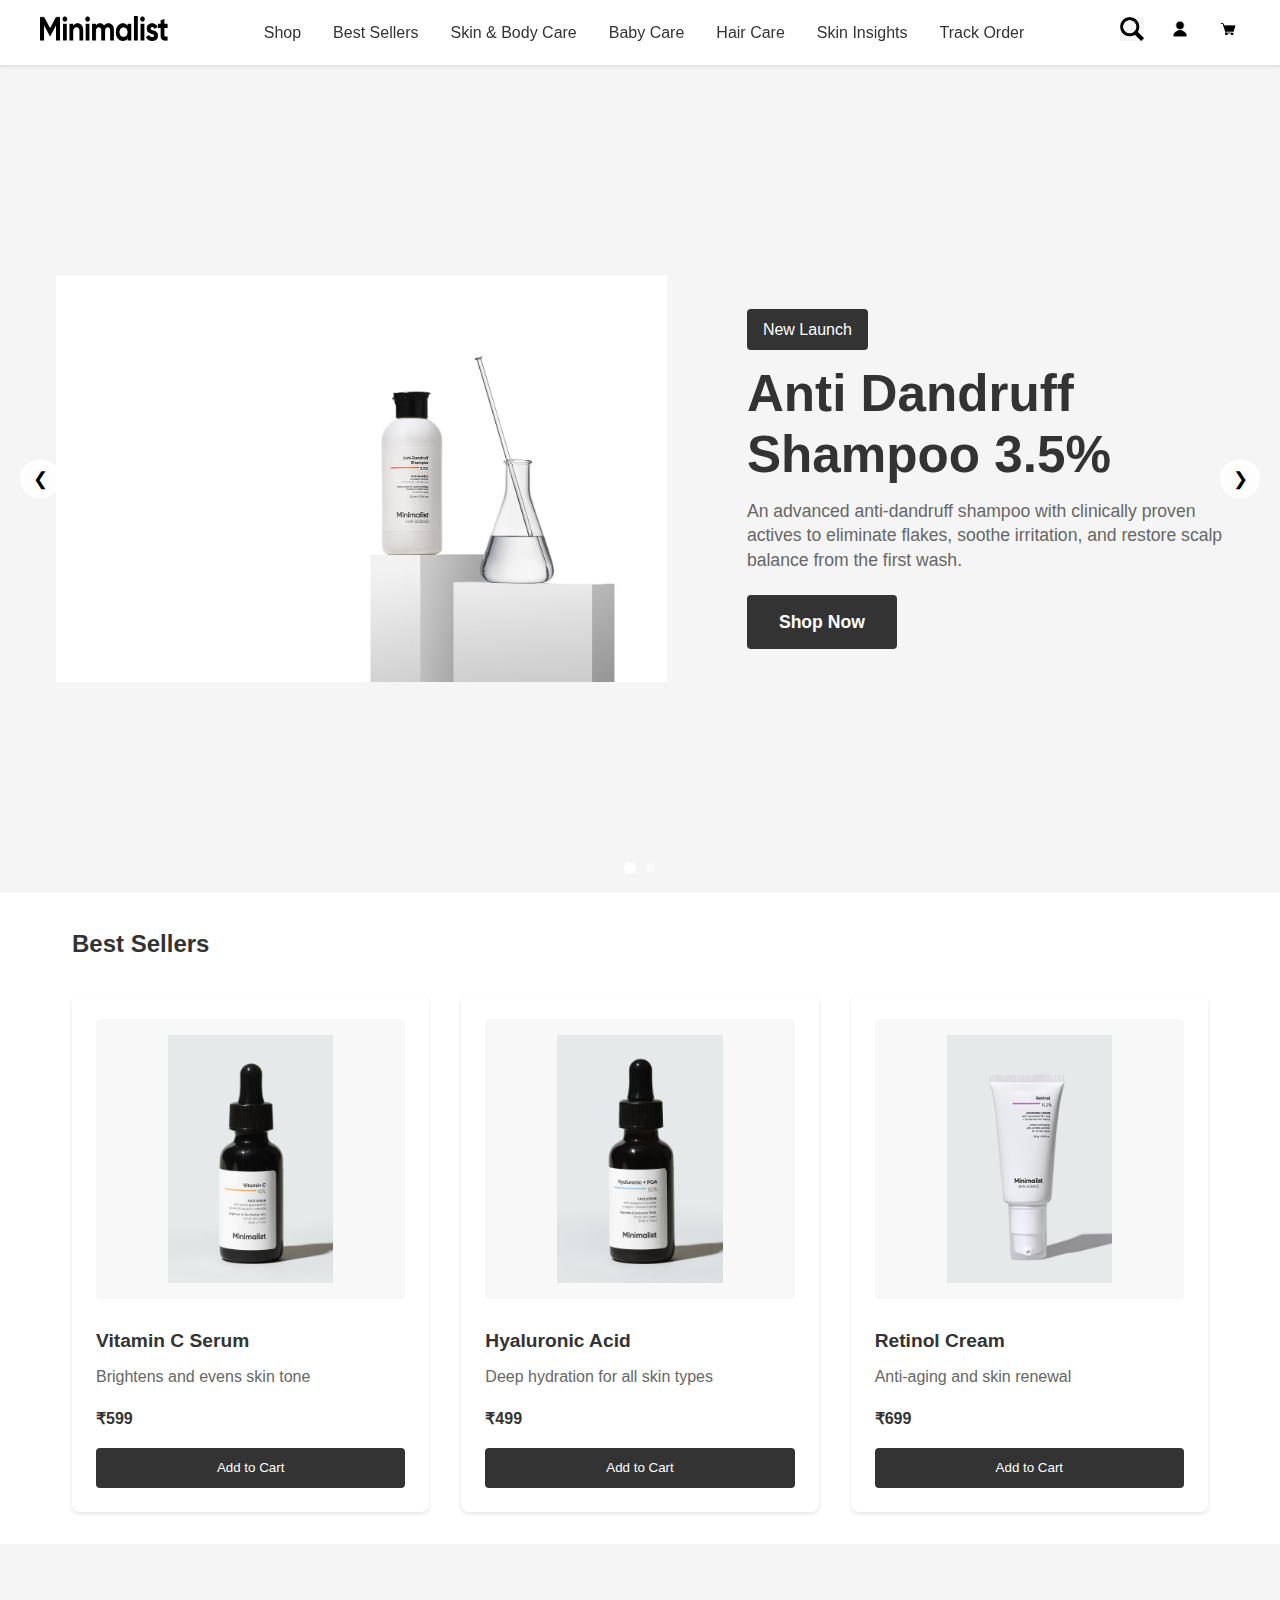
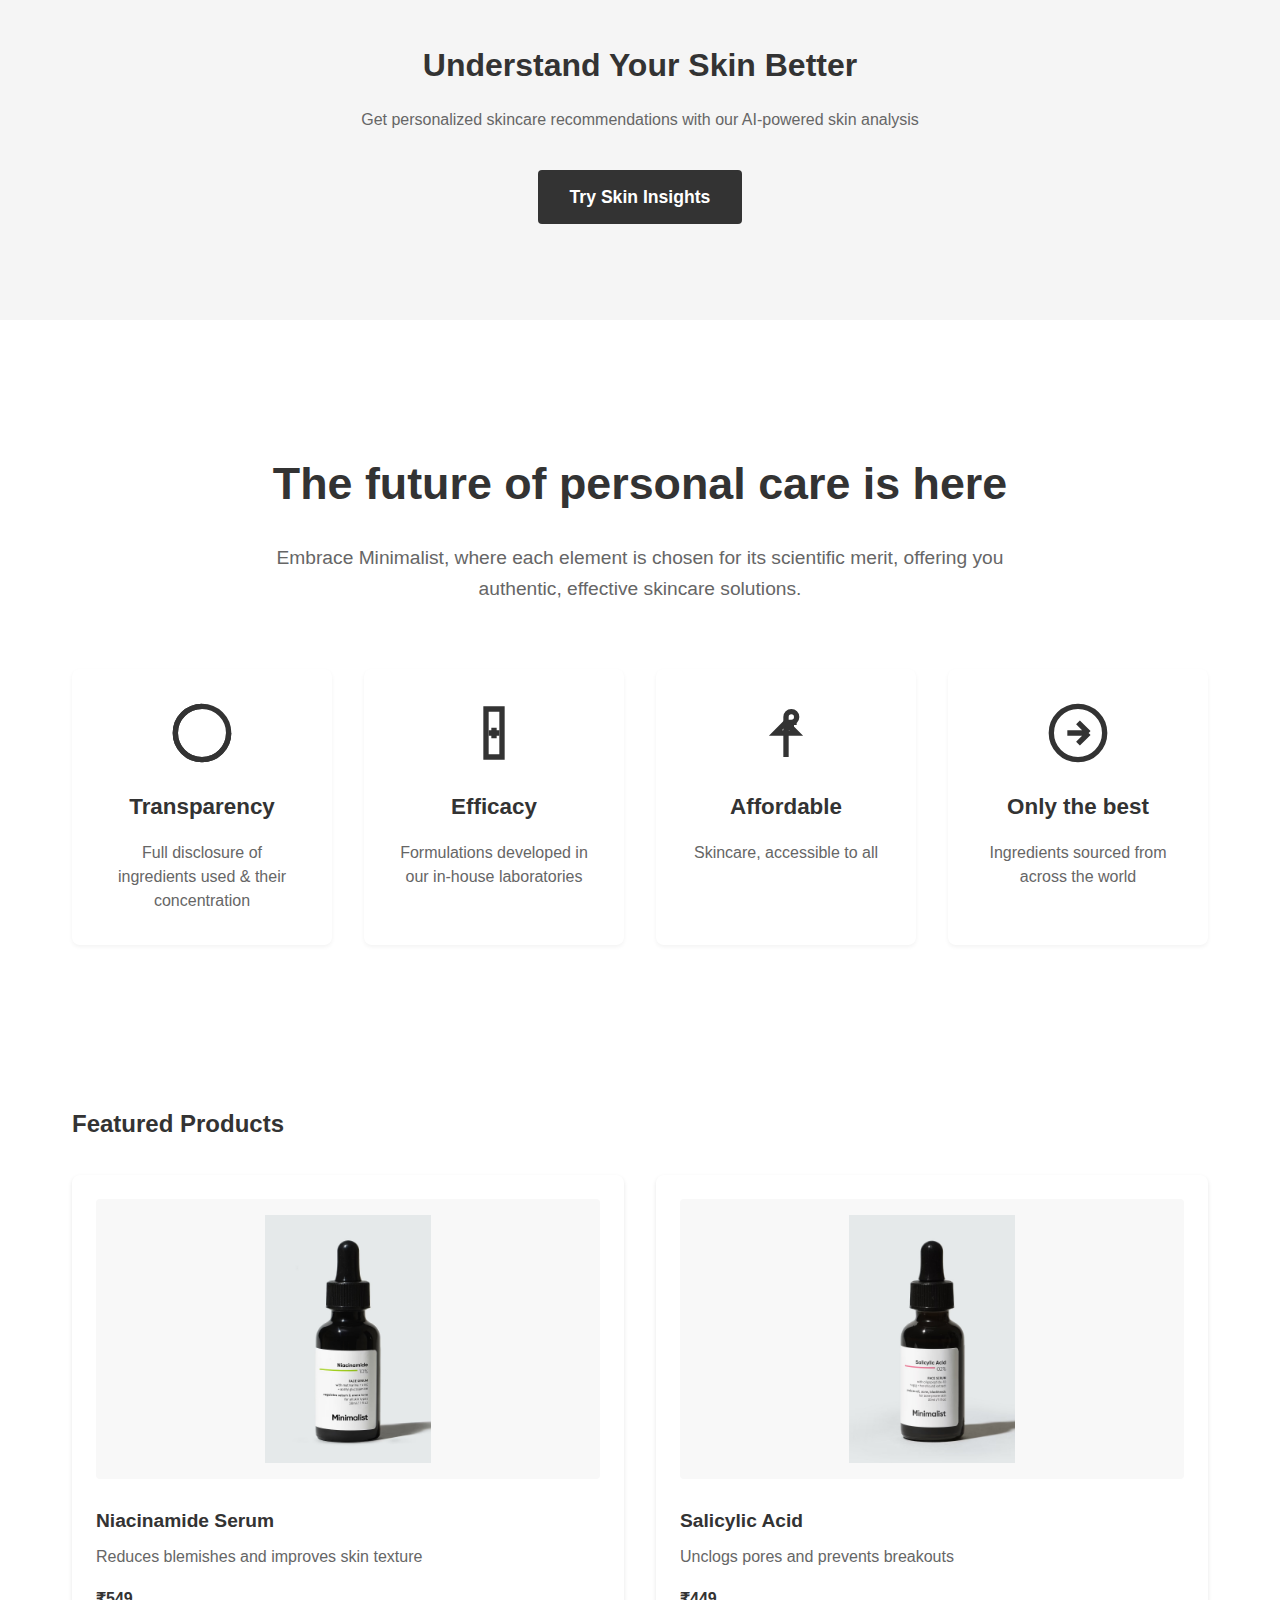
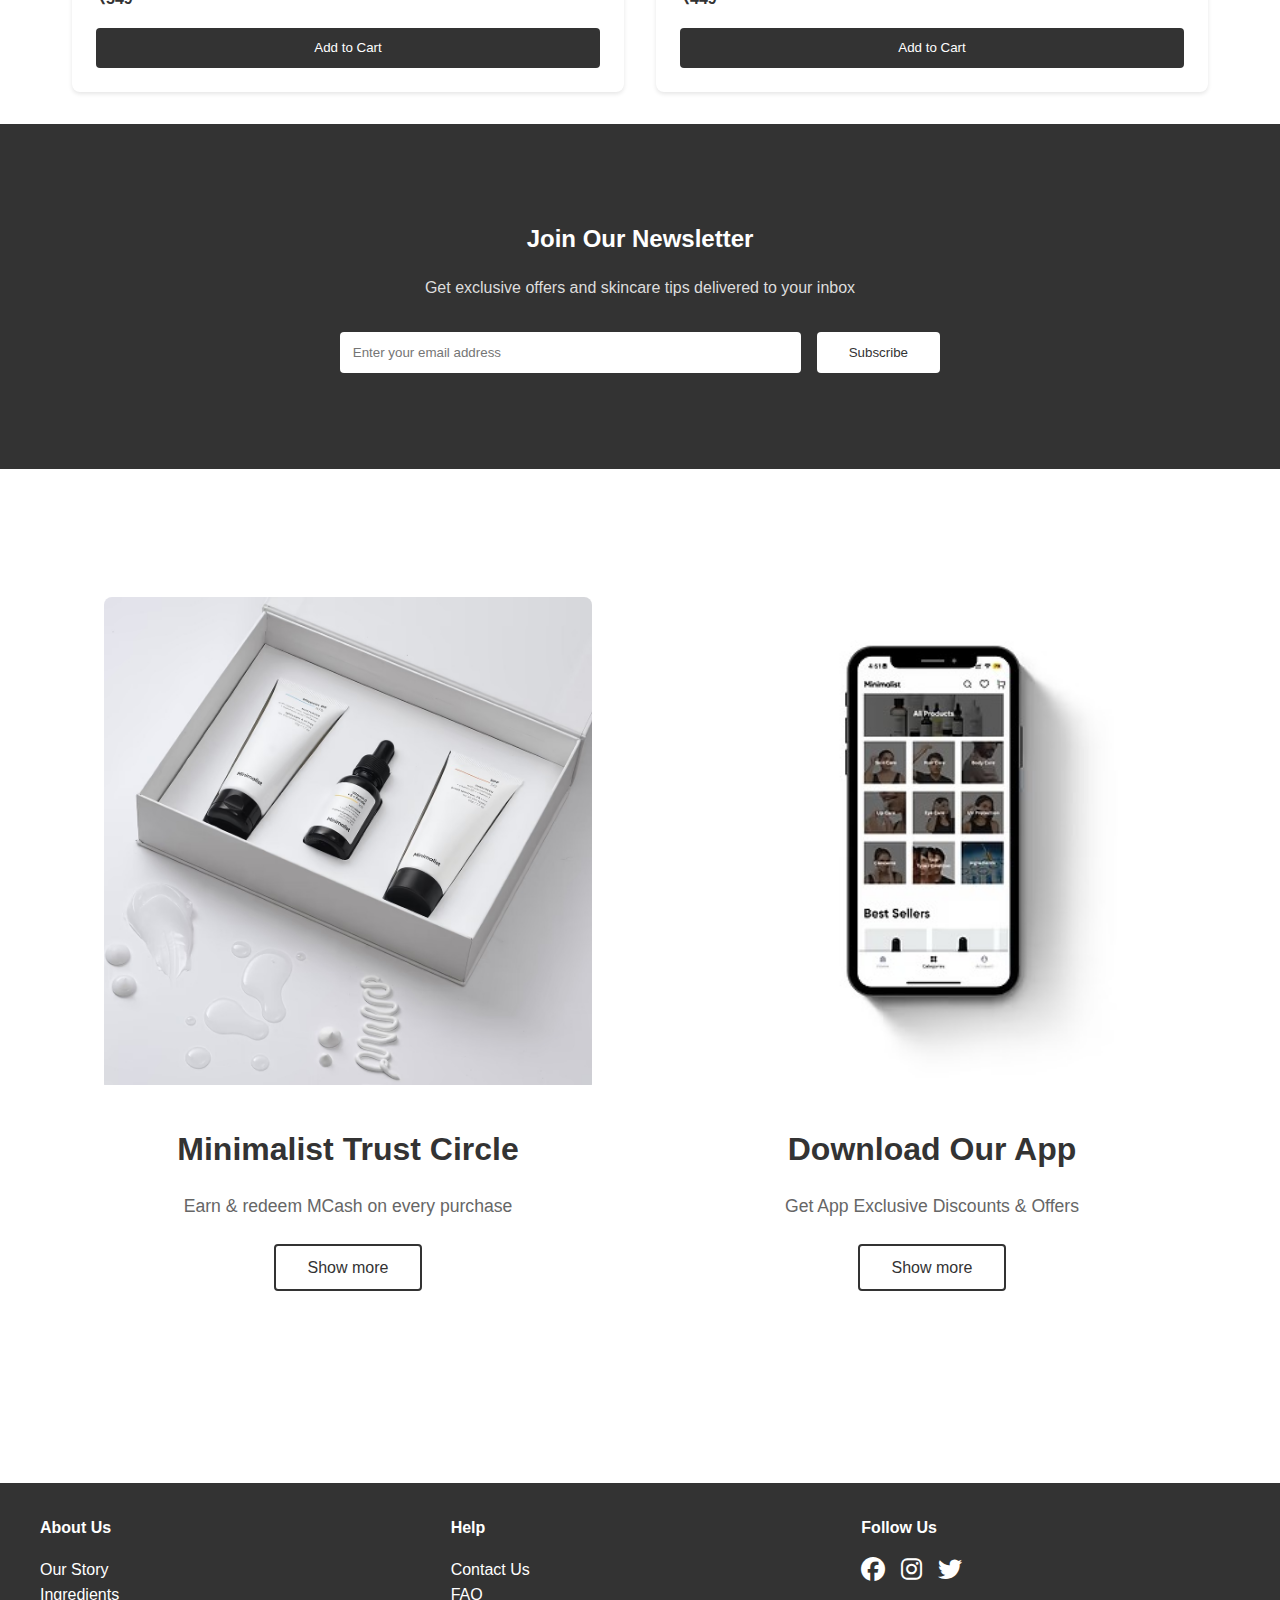
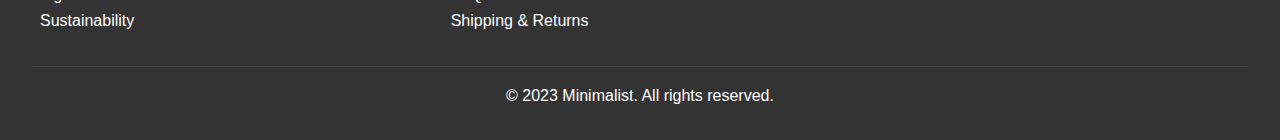
<file: index.html>
<!DOCTYPE html>
<html lang="en">
  <head>
    <meta charset="UTF-8" />
    <meta name="viewport" content="width=device-width, initial-scale=1.0" />
    <meta
      name="google-site-verification"
      content="up9Dvz56ouIO6_t7IwgnAS_LsY3lAYswm-OdbeHLeHE"
    />
    <title>Minimalist Clone</title>
    <link rel="stylesheet" href="style.css" />
    <link
      rel="stylesheet"
      href="https://cdnjs.cloudflare.com/ajax/libs/font-awesome/6.5.1/css/all.min.css"
    />
  </head>
  <body>
    <!-- Header Section -->
    <header>
      <nav>
        <div class="logo">
          <img src="Minimalist-Logo-PNG-Mid.png" alt="Minimalist Logo" />
        </div>
        <button class="menu-toggle" aria-label="Toggle menu">
          <i class="fas fa-bars"></i>
        </button>
        <ul class="nav-links">
          <li class="dropdown">
            <a href="#">Shop</a>
            <ul class="dropdown-menu">
              <li><a href="#">Category 1</a></li>
              <li><a href="#">Category 2</a></li>
              <li><a href="#">Category 3</a></li>
            </ul>
          </li>
          <li class="dropdown">
            <a href="#">Best Sellers</a>
            <ul class="dropdown-menu">
              <li><a href="#">Product 1</a></li>
              <li><a href="#">Product 2</a></li>
              <li><a href="#">Product 3</a></li>
            </ul>
          </li>
          <li class="dropdown">
            <a href="#">Skin & Body Care</a>
            <ul class="dropdown-menu">
              <li><a href="#">Item 1</a></li>
              <li><a href="#">Item 2</a></li>
              <li><a href="#">Item 3</a></li>
            </ul>
          </li>
          <li class="dropdown">
            <a href="#">Baby Care</a>
            <ul class="dropdown-menu">
              <li><a href="#">Item 1</a></li>
              <li><a href="#">Item 2</a></li>
              <li><a href="#">Item 3</a></li>
            </ul>
          </li>
          <li class="dropdown">
            <a href="#">Hair Care</a>
            <ul class="dropdown-menu">
              <li><a href="#">Item 1</a></li>
              <li><a href="#">Item 2</a></li>
              <li><a href="#">Item 3</a></li>
            </ul>
          </li>
          <li class="dropdown">
            <a href="#">Skin Insights</a>
            <ul class="dropdown-menu">
              <li><a href="#">Insight 1</a></li>
              <li><a href="#">Insight 2</a></li>
              <li><a href="#">Insight 3</a></li>
            </ul>
          </li>
          <li class="dropdown">
            <a href="#">Track Order</a>
            <ul class="dropdown-menu">
              <li><a href="#">Order 1</a></li>
              <li><a href="#">Order 2</a></li>
              <li><a href="#">Order 3</a></li>
            </ul>
          </li>
        </ul>
        <div class="nav-icons">
          <a href="#" aria-label="Search"
            ><img src="search icon.png" alt="Search icon"
          /></a>
          <a href="#" aria-label="Account"
            ><img src="account icon.png" alt="Account icon"
          /></a>
          <a href="#" aria-label="Cart"
            ><img src="cart icon.png" alt="Cart icon"
          /></a>
        </div>
      </nav>
    </header>

    <!-- Hero Section -->
    <section class="hero">
      <div class="carousel">
        <div class="carousel-slide active">
          <div class="hero-product">
            <div class="product-image">
              <img
                src="Anti Dandruff Shampoo.jpg"
                alt="Anti Dandruff Shampoo 3.5%"
              />
            </div>
            <div class="hero-content">
              <span class="tag">New Launch</span>
              <h1>Anti Dandruff Shampoo 3.5%</h1>
              <p>
                An advanced anti-dandruff shampoo with clinically proven actives
                to eliminate flakes, soothe irritation, and restore scalp
                balance from the first wash.
              </p>
              <a href="#" class="cta-button">Shop Now</a>
            </div>
          </div>
        </div>
        <div class="carousel-slide">
          <div class="hero-product">
            <div class="product-image">
              <img
                src="Hypochlorous Acid Skin Relief Spray.jpg"
                alt="Hypochlorous Acid Skin Relief Spray"
              />
            </div>
            <div class="hero-content">
              <span class="tag">New Launch</span>
              <h1>Hypochlorous Acid Skin Relief Spray 150 ppm</h1>
              <p>
                Introducing our new spray toner powered by hypochlorous acid
                that supports the skin barrier and helps fight acne, eczema.
              </p>
              <a href="#" class="cta-button">Shop Now</a>
            </div>
          </div>
        </div>
        <button class="carousel-btn prev" aria-label="Previous slide">
          &#10094;
        </button>
        <button class="carousel-btn next" aria-label="Next slide">
          &#10095;
        </button>
        <div class="carousel-dots">
          <button class="dot active" aria-label="Go to slide 1"></button>
          <button class="dot" aria-label="Go to slide 2"></button>
        </div>
      </div>
    </section>

    <!-- Best Sellers Section -->
    <section class="best-sellers">
      <div class="container">
        <h2>Best Sellers</h2>
        <div class="product-grid">
          <div class="product-card">
            <img src="Vitamin C Serum.jpg" alt="Vitamin C Serum" />
            <h3>Vitamin C Serum</h3>
            <p>Brightens and evens skin tone</p>
            <span class="price">₹599</span>
            <button>Add to Cart</button>
          </div>
          <div class="product-card">
            <img src="Hyaluronic acid Serum.jpg" alt="Hyaluronic Acid Serum" />
            <h3>Hyaluronic Acid</h3>
            <p>Deep hydration for all skin types</p>
            <span class="price">₹499</span>
            <button>Add to Cart</button>
          </div>
          <div class="product-card">
            <img src="Retinol Cream.jpg" alt="Retinol Cream" />
            <h3>Retinol Cream</h3>
            <p>Anti-aging and skin renewal</p>
            <span class="price">₹699</span>
            <button>Add to Cart</button>
          </div>
        </div>
      </div>
    </section>

    <!-- Skin Insights Section -->
    <section class="skin-insights">
      <div class="container">
        <h2>Understand Your Skin Better</h2>
        <p>
          Get personalized skincare recommendations with our AI-powered skin
          analysis
        </p>
        <a href="#" class="cta-button">Try Skin Insights</a>
      </div>
    </section>

    <!-- Future of Personal Care Section -->
    <section class="future-care">
      <div class="container">
        <h2>The future of personal care is here</h2>
        <p class="subtitle">
          Embrace Minimalist, where each element is chosen for its scientific
          merit, offering you authentic, effective skincare solutions.
        </p>

        <div class="features-grid">
          <div class="feature-item">
            <div class="feature-icon">
              <svg
                viewBox="0 0 24 24"
                fill="none"
                stroke="currentColor"
                stroke-width="2"
              >
                <circle cx="12" cy="12" r="10" />
                <path
                  d="M12 2C6.48 2 2 6.48 2 12s4.48 10 10 10 10-4.48 10-10"
                />
              </svg>
            </div>
            <h3>Transparency</h3>
            <p>Full disclosure of ingredients used & their concentration</p>
          </div>

          <div class="feature-item">
            <div class="feature-icon">
              <svg
                viewBox="0 0 24 24"
                fill="none"
                stroke="currentColor"
                stroke-width="2"
              >
                <path d="M9 3L15 3L15 21L9 21z" />
                <path d="M10 12L14 12M12 10L12 14" />
              </svg>
            </div>
            <h3>Efficacy</h3>
            <p>Formulations developed in our in-house laboratories</p>
          </div>

          <div class="feature-item">
            <div class="feature-icon">
              <svg
                viewBox="0 0 24 24"
                fill="none"
                stroke="currentColor"
                stroke-width="2"
              >
                <path d="M12 8v13m0-13V6a2 2 0 112 2v3m-2-3h4" />
                <path d="M8 12h8l-4-4-4 4z" />
              </svg>
            </div>
            <h3>Affordable</h3>
            <p>Skincare, accessible to all</p>
          </div>

          <div class="feature-item">
            <div class="feature-icon">
              <svg
                viewBox="0 0 24 24"
                fill="none"
                stroke="currentColor"
                stroke-width="2"
              >
                <circle cx="12" cy="12" r="10" />
                <path d="M12 16l4-4m0 0l-4-4m4 4H8" />
              </svg>
            </div>
            <h3>Only the best</h3>
            <p>Ingredients sourced from across the world</p>
          </div>
        </div>
      </div>
    </section>

    <!-- Featured Products Section -->
    <section class="featured-products">
      <div class="container">
        <h2>Featured Products</h2>
        <div class="product-grid">
          <div class="product-card">
            <img src="Niacinamide Serum.jpg" alt="Niacinamide Serum" />
            <h3>Niacinamide Serum</h3>
            <p>Reduces blemishes and improves skin texture</p>
            <span class="price">₹549</span>
            <button>Add to Cart</button>
          </div>
          <div class="product-card">
            <img src="Salicylic Acid Serum.jpg" alt="Salicylic Acid Serum" />
            <h3>Salicylic Acid</h3>
            <p>Unclogs pores and prevents breakouts</p>
            <span class="price">₹449</span>
            <button>Add to Cart</button>
          </div>
        </div>
      </div>
    </section>

    <!-- Newsletter Section -->
    <section class="newsletter">
      <div class="container">
        <h2>Join Our Newsletter</h2>
        <p>Get exclusive offers and skincare tips delivered to your inbox</p>
        <form>
          <input type="email" placeholder="Enter your email address" />
          <button type="submit">Subscribe</button>
        </form>
      </div>
    </section>

    <!-- Trust Circle and App Download Section -->
    <section class="info-panels">
      <div class="container">
        <div class="panel trust-circle">
          <div class="panel-image">
            <img
              src="Minimalist Trust Circle.jpg"
              alt="Minimalist Product Collection"
            />
          </div>
          <div class="panel-content">
            <h2>Minimalist Trust Circle</h2>
            <p>Earn & redeem MCash on every purchase</p>
            <button class="outline-button">Show more</button>
          </div>
        </div>

        <div class="panel download-app">
          <div class="panel-image">
            <img src="Download Our App.jpg" alt="Minimalist App Preview" />
          </div>
          <div class="panel-content">
            <h2>Download Our App</h2>
            <p>Get App Exclusive Discounts & Offers</p>
            <button class="outline-button">Show more</button>
          </div>
        </div>
      </div>
    </section>

    <!-- Footer Section -->
    <footer>
      <div class="footer-content">
        <div class="footer-section">
          <h4>About Us</h4>
          <ul>
            <li><a href="#">Our Story</a></li>
            <li><a href="#">Ingredients</a></li>
            <li><a href="#">Sustainability</a></li>
          </ul>
        </div>
        <div class="footer-section">
          <h4>Help</h4>
          <ul>
            <li><a href="#">Contact Us</a></li>
            <li><a href="#">FAQ</a></li>
            <li><a href="#">Shipping & Returns</a></li>
          </ul>
        </div>
        <div class="footer-section">
          <h4>Follow Us</h4>
          <div class="social-icons">
            <a href="#" aria-label="Facebook"
              ><i class="fab fa-facebook"></i
            ></a>
            <a href="#" aria-label="Instagram"
              ><i class="fab fa-instagram"></i
            ></a>
            <a href="#" aria-label="Twitter"><i class="fab fa-twitter"></i></a>
          </div>
        </div>
      </div>
      <div class="footer-bottom">
        <p>&copy; 2023 Minimalist. All rights reserved.</p>
      </div>
    </footer>
    <script src="script.js"></script>
  </body>
</html>
</file>
<file: style.css>
/* Basic Reset */
* {
    margin: 0;
    padding: 0;
    box-sizing: border-box;
}

body {
    font-family: 'Arial', sans-serif;
    line-height: 1.6;
    color: #333;
}

/* Header Styles */
header {
    background: #fff;
    padding: 1rem 2rem;
    box-shadow: 0 2px 4px rgba(0,0,0,0.1);
    position: sticky;
    top: 0;
    z-index: 1000;
}

nav {
    display: flex;
    justify-content: space-between;
    align-items: center;
    max-width: 1200px;
    margin: 0 auto;
}

.logo img {
    height: 25px;
    width: 10vw;
}

.nav-links {
    display: flex;
    gap: 2rem;
    list-style: none;
    position: relative;
}

.nav-links a {
    text-decoration: none;
    color: #333;
    font-weight: 500;
    transition: color 0.3s ease;
}

.nav-links a:hover {
    color: #666;
}

.nav-icons {
    display: flex;
    gap: 1.5rem;
}

.nav-icons img {
    width: 24px;
    height: 24px;
    transition: opacity 0.2s ease;
}

.nav-icons a:hover img {
    opacity: 0.8;
}

.nav-icons a:focus {
    outline: 2px solid #333;
    outline-offset: 2px;
    border-radius: 2px;
}

/* Dropdown Menu Styles */
.dropdown {
    position: relative;
}

.dropdown-menu {
    display: none;
    position: absolute;
    top: 100%;
    left: 0;
    background: #fff;
    box-shadow: 0 2px 8px rgba(0,0,0,0.1);
    border-radius: 4px;
    overflow: hidden;
    z-index: 1000;
}

.dropdown:hover .dropdown-menu {
    display: block;
}

.dropdown-menu li {
    padding: 0.5rem 1rem;
}

.dropdown-menu a {
    color: #333;
    text-decoration: none;
    display: block;
    transition: background 0.3s ease;
}

.dropdown-menu a:hover {
    background: #f5f5f5;
}

/* Responsive adjustments for dropdown menu */
@media (max-width: 768px) {
    .nav-links {
        flex-direction: column;
        gap: 0;
    }

    .dropdown-menu {
        position: static;
        box-shadow: none;
        border-radius: 0;
    }

    .dropdown:hover .dropdown-menu {
        display: none;
    }

    .dropdown-menu li {
        padding: 0.5rem 2rem;
    }

    .logo img {
        height: 35px;
        width: auto;
        min-width: 120px;
    }
}

@media (max-width: 480px) {
    .logo img {
        height: 30px;
        min-width: 100px;
    }
}

/* Hero Section */
.hero {
    position: relative;
    height: 92vh;
    background: #f5f5f5;
    overflow: hidden;
}

.carousel {
    height: 100%;
    position: relative;
}

.carousel-slide {
    height: 100%;
    opacity: 0;
    position: absolute;
    top: 0;
    left: 0;
    width: 100%;
    transition: opacity 0.5s ease-in-out;
    pointer-events: none;
}

.carousel-slide.active {
    opacity: 1;
    pointer-events: all;
}

.hero-product {
    height: 100%;
    display: flex;
    align-items: center;
    justify-content: space-between;
    max-width: 1400px;
    margin: 0 auto;
    padding: 0 2rem;
    gap: 2rem;
}

.product-image {
    flex: 1;
    display: flex;
    justify-content: center;
    align-items: center;
    height: 100%;
    padding: 1.5rem;
    max-height: 70vh;
}

.product-image img {
    max-height: 70%;
    width: auto;
    object-fit: contain;
}

.hero-content {
    flex: 1;
    padding: 1.5rem;
    color: #333;
    text-align: left;
    max-width: 600px;
    display: flex;
    flex-direction: column;
    justify-content: center;
    gap: 0.8rem;
}

.tag {
    display: inline-block;
    background: #333;
    color: #fff;
    padding: 0.5rem 1rem;
    border-radius: 4px;
    font-weight: 500;
    align-self: flex-start;
}

.hero h1 {
    font-size: 3.2rem;
    color: #333;
    line-height: 1.2;
}

.hero p {
    font-size: 1.1rem;
    color: #666;
    line-height: 1.4;
    margin-bottom: 0.3rem;
}

.cta-button {
    background: #333;
    color: #fff;
    padding: 0.8rem 2rem;
    text-decoration: none;
    border-radius: 4px;
    transition: all 0.3s ease;
    font-weight: bold;
    display: inline-block;
    font-size: 1.1rem;
    align-self: flex-start;
    margin-top: 0.3rem;
}

.cta-button:hover {
    background: #000;
    transform: translateY(-2px);
    box-shadow: 0 4px 8px rgba(0,0,0,0.2);
}

/* Carousel Navigation */
.carousel-btn {
    position: absolute;
    top: 50%;
    transform: translateY(-50%);
    background: rgba(255, 255, 255, 0.8);
    border: none;
    width: 40px;
    height: 40px;
    border-radius: 50%;
    cursor: pointer;
    font-size: 18px;
    display: flex;
    align-items: center;
    justify-content: center;
    transition: all 0.3s ease;
    z-index: 100;
}

.carousel-btn:hover {
    background: #fff;
    box-shadow: 0 2px 8px rgba(0,0,0,0.1);
}

.carousel-btn.prev {
    left: 20px;
}

.carousel-btn.next {
    right: 20px;
}

.carousel-dots {
    position: absolute;
    bottom: 20px;
    left: 50%;
    transform: translateX(-50%);
    display: flex;
    gap: 10px;
    z-index: 10;
}

.dot {
    width: 10px;
    height: 10px;
    border-radius: 50%;
    border: none;
    background: rgba(255, 255, 255, 0.5);
    cursor: pointer;
    padding: 0;
    transition: all 0.3s ease;
}

.dot.active {
    background: #fff;
    transform: scale(1.2);
}

.dot:hover {
    background: rgba(255, 255, 255, 0.8);
}

/* Responsive Design Enhancements */

/* Large screens (max-width: 1200px) */
@media (max-width: 1200px) {
    .container {
        padding: 1.5rem;
    }

    .features-grid {
        grid-template-columns: repeat(2, 1fr);
        gap: 2rem;
    }

    .hero-product {
        padding: 0 1.5rem;
    }
}

/* Tablet screens (max-width: 1024px) */
@media (max-width: 1024px) {
    .hero h1 {
        font-size: 3rem;
    }

    .hero p {
        font-size: 1.1rem;
    }

    .product-grid {
        grid-template-columns: repeat(2, 1fr);
    }

    .info-panels .container {
        grid-template-columns: 1fr;
    }

    .panel {
        padding: 1.5rem;
    }

    .panel-content h2 {
        font-size: 1.8rem;
    }
}

/* Mobile screens (max-width: 768px) */
@media (max-width: 768px) {
    header {
        padding: 1rem;
    }

    nav {
        position: relative;
    }
    
    .menu-toggle {
        display: block;
        position: absolute;
        right: 0;
        top: 50%;
        transform: translateY(-50%);
        z-index: 1001;
    }
    
    .nav-icons {
        margin-right: 40px;
    }

    .nav-links {
        display: none;
        flex-direction: column;
        position: absolute;
        top: 100%;
        left: 0;
        width: 100%;
        background: #fff;
        box-shadow: 0 2px 8px rgba(0,0,0,0.1);
        z-index: 1000;
    }

    .nav-links.active {
        display: flex;
    }

    .nav-links a {
        padding: 1rem 2rem;
    }

    .hero {
        height: auto;
        min-height: 90vh;
    }
    
    .carousel-slide {
        position: absolute;
        opacity: 0;
        height: 100%;
        min-height: 90vh;
        transition: opacity 0.5s ease-in-out;
        pointer-events: none;
    }
    
    .carousel-slide.active {
        opacity: 1;
        pointer-events: all;
    }
    
    .hero-product {
        flex-direction: column;
        text-align: center;
        padding: 1rem;
        height: auto;
        min-height: 85vh;
        justify-content: center;
        padding-bottom: 3rem;
    }

    .hero-content {
        text-align: center;
        padding: 0.8rem;
        order: 2;
        margin-top: 0.5rem;
        align-items: center;
        gap: 0.6rem;
        padding-bottom: 2.5rem;
    }

    .product-image {
        padding: 0.8rem;
        order: 1;
        height: auto;
        min-height: 30vh;
        max-height: 40vh;
        margin-top: 0.5rem;
    }

    .product-image img {
        max-height: 30vh;
        width: auto;
    }

    .hero h1 {
        font-size: 2rem;
        margin-bottom: 0.3rem;
    }

    .hero p {
        font-size: 0.95rem;
        margin-bottom: 0.3rem;
        line-height: 1.4;
    }

    .tag, .cta-button {
        align-self: center;
    }
    
    .cta-button {
        padding: 0.7rem 1.5rem;
        font-size: 1rem;
        margin-top: 0.3rem;
    }

    .features-grid {
        grid-template-columns: 1fr;
        gap: 2rem;
    }

    .future-care {
        padding: 3rem 1rem;
    }

    .future-care h2 {
        font-size: 2rem;
    }

    .future-care .subtitle {
        font-size: 1rem;
        margin-bottom: 2rem;
    }

    .footer-content {
        grid-template-columns: 1fr;
        text-align: center;
    }

    .social-icons {
        justify-content: center;
    }

    .newsletter form {
        flex-direction: column;
        gap: 1rem;
    }

    .newsletter input,
    .newsletter button {
        width: 100%;
    }

    .carousel-btn {
        width: 35px;
        height: 35px;
        font-size: 16px;
        top: 50%;
        transform: translateY(-50%);
        z-index: 100;
    }

    .carousel-btn.prev {
        left: 10px;
    }

    .carousel-btn.next {
        right: 10px;
    }

    .carousel-dots {
        bottom: 15px;
    }

    .dot {
        width: 8px;
        height: 8px;
    }
}

/* Small mobile screens (max-width: 480px) */
@media (max-width: 480px) {
    .hero {
        min-height: 85vh;
    }
    
    .carousel-slide {
        min-height: 85vh;
    }
    
    .hero-product {
        min-height: 80vh;
        padding-bottom: 3.5rem;
    }

    .product-image {
        min-height: 25vh;
        max-height: 35vh;
    }

    .product-image img {
        max-height: 25vh;
    }

    .hero-content {
        gap: 0.5rem;
        padding-bottom: 3rem;
    }

    .hero h1 {
        font-size: 1.7rem;
    }

    .hero p {
        font-size: 0.9rem;
        line-height: 1.3;
        margin-bottom: 0.2rem;
    }
    
    .cta-button {
        padding: 0.6rem 1.4rem;
        font-size: 0.9rem;
        margin-top: 0.5rem;
        margin-bottom: 0.5rem;
    }

    .product-grid {
        grid-template-columns: 1fr;
    }

    .product-card {
        padding: 1rem;
    }

    .product-card img {
        height: 250px;
    }

    .future-care {
        padding: 2rem 1rem;
    }

    .future-care h2 {
        font-size: 1.8rem;
    }

    .future-care .subtitle {
        font-size: 0.95rem;
        margin-bottom: 1.5rem;
    }

    .feature-item {
        padding: 1.25rem;
    }

    .feature-icon {
        width: 45px;
        height: 45px;
    }

    .feature-item h3 {
        font-size: 1.1rem;
    }

    .feature-item p {
        font-size: 0.85rem;
    }

    .panel-content h2 {
        font-size: 1.6rem;
    }

    .panel-content p {
        font-size: 0.95rem;
    }

    .cta-button {
        padding: 0.8rem 1.5rem;
        font-size: 0.95rem;
    }

    .outline-button {
        padding: 0.6rem 1.5rem;
        font-size: 0.9rem;
    }

    .carousel-btn {
        width: 30px;
        height: 30px;
        font-size: 14px;
    }
}

/* Info Panels Responsive Styles */
@media (max-width: 768px) {
    .info-panels {
        padding: 3rem 0;
    }

    .panel {
        padding: 1.5rem;
    }

    .panel-image {
        margin-bottom: 1.5rem;
    }

    .panel-content h2 {
        font-size: 1.8rem;
        margin-bottom: 0.8rem;
    }

    .panel-content p {
        font-size: 1rem;
        margin-bottom: 1.2rem;
    }
}

/* Footer Styles */
footer {
    background: #333;
    color: #fff;
    padding: 2rem;
    margin-top: 4rem;
}

.footer-content {
    max-width: 1200px;
    margin: 0 auto;
    display: grid;
    grid-template-columns: repeat(3, 1fr);
    gap: 2rem;
}

.footer-section h4 {
    margin-bottom: 1rem;
}

.footer-section ul {
    list-style: none;
}

.footer-section a {
    color: #fff;
    text-decoration: none;
    transition: opacity 0.3s ease;
}

.footer-section a:hover {
    opacity: 0.8;
}

.social-icons {
    display: flex;
    gap: 1rem;
}

.social-icons a {
    color: #fff;
    font-size: 1.5rem;
    transition: transform 0.3s ease, color 0.3s ease;
    display: flex;
    align-items: center;
    justify-content: center;
}

.social-icons a:hover {
    transform: translateY(-3px);
}

.social-icons a:hover .fa-facebook {
    color: #1877f2;
}

.social-icons a:hover .fa-instagram {
    color: #e4405f;
}

.social-icons a:hover .fa-twitter {
    color: #1da1f2;
}

.footer-bottom {
    text-align: center;
    margin-top: 2rem;
    padding-top: 1rem;
    border-top: 1px solid #444;
}

/* Product Sections */
.container {
    max-width: 1200px;
    margin: 0 auto;
    padding: 2rem;
}

.product-grid {
    display: grid;
    grid-template-columns: repeat(auto-fit, minmax(300px, 1fr));
    gap: 2rem;
    margin-top: 2rem;
}

.product-card {
    background: #fff;
    border-radius: 8px;
    padding: 1.5rem;
    box-shadow: 0 2px 4px rgba(0,0,0,0.1);
    transition: transform 0.3s ease;
    overflow: hidden;
}

.product-card:hover {
    transform: translateY(-5px);
}

.product-card img {
    width: 100%;
    height: 280px;
    object-fit: contain;
    border-radius: 4px;
    transition: transform 0.3s ease;
    padding: 1rem;
    background: #f8f8f8;
}

.product-card:hover img {
    transform: scale(1.05);
}

.product-card h3 {
    margin: 1.2rem 0 0.5rem;
    font-size: 1.2rem;
}

.product-card p {
    color: #666;
    margin-bottom: 1rem;
}

.price {
    display: block;
    font-weight: bold;
    margin: 1rem 0;
    color: #333;
}

.product-card button {
    width: 100%;
    padding: 0.8rem;
    background: #333;
    color: #fff;
    border: none;
    border-radius: 4px;
    cursor: pointer;
    transition: background 0.3s ease;
}

.product-card button:hover {
    background: #666;
}

/* Skin Insights Section */
.skin-insights {
    background: #f5f5f5;
    padding: 4rem 0;
    text-align: center;
}

.skin-insights h2 {
    font-size: 2rem;
    margin-bottom: 1rem;
}

.skin-insights p {
    margin-bottom: 2rem;
    color: #666;
}

/* Newsletter Section */
.newsletter {
    background: #333;
    color: #fff;
    padding: 4rem 0;
    text-align: center;
}

.newsletter h2 {
    margin-bottom: 1rem;
}

.newsletter p {
    margin-bottom: 2rem;
    color: #ddd;
}

.newsletter form {
    max-width: 600px;
    margin: 0 auto;
    display: flex;
    gap: 1rem;
}

.newsletter input {
    flex: 1;
    padding: 0.8rem;
    border: none;
    border-radius: 4px;
}

.newsletter button {
    padding: 0.8rem 2rem;
    background: #fff;
    color: #333;
    border: none;
    border-radius: 4px;
    cursor: pointer;
    transition: background 0.3s ease;
}

.newsletter button:hover {
    background: #f5f5f5;
}

/* Future of Personal Care Section */
.future-care {
    padding: 6rem 0;
    background: #fff;
    text-align: center;
}

.future-care h2 {
    font-size: 2.8rem;
    margin-bottom: 1.5rem;
    color: #333;
}

.future-care .subtitle {
    font-size: 1.2rem;
    color: #666;
    max-width: 800px;
    margin: 0 auto 4rem;
    line-height: 1.6;
}

.features-grid {
    display: grid;
    grid-template-columns: repeat(4, 1fr);
    gap: 2rem;
    max-width: 1200px;
    margin: 0 auto;
}

.feature-item {
    padding: 2rem;
    text-align: center;
    background: #fff;
    border-radius: 8px;
    box-shadow: 0 2px 4px rgba(0,0,0,0.05);
    transition: transform 0.3s ease;
}

.feature-item:hover {
    transform: translateY(-5px);
}

.feature-icon {
    width: 64px;
    height: 64px;
    margin: 0 auto 1.5rem;
    color: #333;
}

.feature-icon svg {
    width: 100%;
    height: 100%;
}

.feature-item h3 {
    font-size: 1.4rem;
    margin-bottom: 1rem;
    color: #333;
}

.feature-item p {
    color: #666;
    line-height: 1.5;
    font-size: 1rem;
}

/* Info Panels Section */
.info-panels {
    padding: 4rem 0;
    background: #fff;
}

.info-panels .container {
    display: grid;
    grid-template-columns: repeat(2, 1fr);
    gap: 2rem;
}

.panel {
    background: #fff;
    border-radius: 12px;
    overflow: hidden;
    text-align: center;
    padding: 2rem;
}

.panel-image {
    margin-bottom: 2rem;
    border-radius: 8px;
    overflow: hidden;
}

.panel-image img {
    width: 100%;
    height: auto;
    object-fit: cover;
    transition: transform 0.3s ease;
}

.panel:hover .panel-image img {
    transform: scale(1.02);
}

.panel-content h2 {
    font-size: 2rem;
    margin-bottom: 1rem;
    color: #333;
}

.panel-content p {
    color: #666;
    margin-bottom: 1.5rem;
    font-size: 1.1rem;
}

.outline-button {
    background: transparent;
    border: 2px solid #333;
    color: #333;
    padding: 0.8rem 2rem;
    border-radius: 4px;
    font-weight: 500;
    cursor: pointer;
    transition: all 0.3s ease;
    font-size: 1rem;
}

.outline-button:hover {
    background: #333;
    color: #fff;
}

/* Hamburger Menu Styles */
.menu-toggle {
    display: none;
    background: none;
    border: none;
    font-size: 1.5rem;
    cursor: pointer;
    color: #333;
}

@media (max-width: 768px) {
    nav {
        position: relative;
    }
    
    .menu-toggle {
        display: block;
        position: absolute;
        right: 0;
        top: 50%;
        transform: translateY(-50%);
        z-index: 1001;
    }
    
    .nav-icons {
        margin-right: 40px;
    }

    .nav-links {
        display: none;
        flex-direction: column;
        position: absolute;
        top: 100%;
        left: 0;
        width: 100%;
        background: #fff;
        box-shadow: 0 2px 8px rgba(0,0,0,0.1);
        z-index: 1000;
    }

    .nav-links.active {
        display: flex;
    }

    .nav-links a {
        padding: 1rem 2rem;
    }

    .dropdown-menu {
        position: static;
        box-shadow: none;
        border-radius: 0;
    }

    .dropdown:hover .dropdown-menu {
        display: none;
    }

    .dropdown-menu li {
        padding: 0.5rem 2rem;
    }
}

/* Future of Personal Care Section Responsive Styles */
@media (max-width: 1200px) {
    .features-grid {
        grid-template-columns: repeat(2, 1fr);
        gap: 2rem;
    }
}

@media (max-width: 768px) {
    .future-care {
        padding: 3rem 1rem;
    }

    .future-care h2 {
        font-size: 2rem;
        margin-bottom: 1rem;
    }

    .future-care .subtitle {
        font-size: 1rem;
        margin-bottom: 2rem;
    }

    .features-grid {
        grid-template-columns: 1fr;
        gap: 2rem;
    }

    .feature-item {
        padding: 1.5rem;
    }

    .feature-icon {
        width: 50px;
        height: 50px;
        margin-bottom: 1rem;
    }

    .feature-item h3 {
        font-size: 1.2rem;
        margin-bottom: 0.5rem;
    }

    .feature-item p {
        font-size: 0.9rem;
    }
}

@media (max-width: 480px) {
    .future-care {
        padding: 2rem 1rem;
    }

    .future-care h2 {
        font-size: 1.8rem;
    }

    .future-care .subtitle {
        font-size: 0.95rem;
        margin-bottom: 1.5rem;
    }

    .features-grid {
        gap: 1.5rem;
    }

    .feature-item {
        padding: 1.25rem;
    }

    .feature-icon {
        width: 45px;
        height: 45px;
    }

    .feature-item h3 {
        font-size: 1.1rem;
    }

    .feature-item p {
        font-size: 0.85rem;
    }
}

/* Carousel Responsive Styles */
@media (max-width: 768px) {
    .carousel-btn {
        width: 35px;
        height: 35px;
        font-size: 16px;
        top: 50%;
        transform: translateY(-50%);
        z-index: 100;
    }

    .carousel-btn.prev {
        left: 10px;
    }

    .carousel-btn.next {
        right: 10px;
    }

    .carousel-dots {
        bottom: 15px;
    }

    .dot {
        width: 8px;
        height: 8px;
    }
}

@media (max-width: 480px) {
    .carousel-btn {
        width: 30px;
        height: 30px;
        font-size: 14px;
    }
}

/* Info Panels Responsive Styles */
@media (max-width: 768px) {
    .info-panels {
        padding: 3rem 0;
    }

    .panel {
        padding: 1.5rem;
    }

    .panel-image {
        margin-bottom: 1.5rem;
    }

    .panel-content h2 {
        font-size: 1.8rem;
        margin-bottom: 0.8rem;
    }

    .panel-content p {
        font-size: 1rem;
        margin-bottom: 1.2rem;
    }
}
</file>
